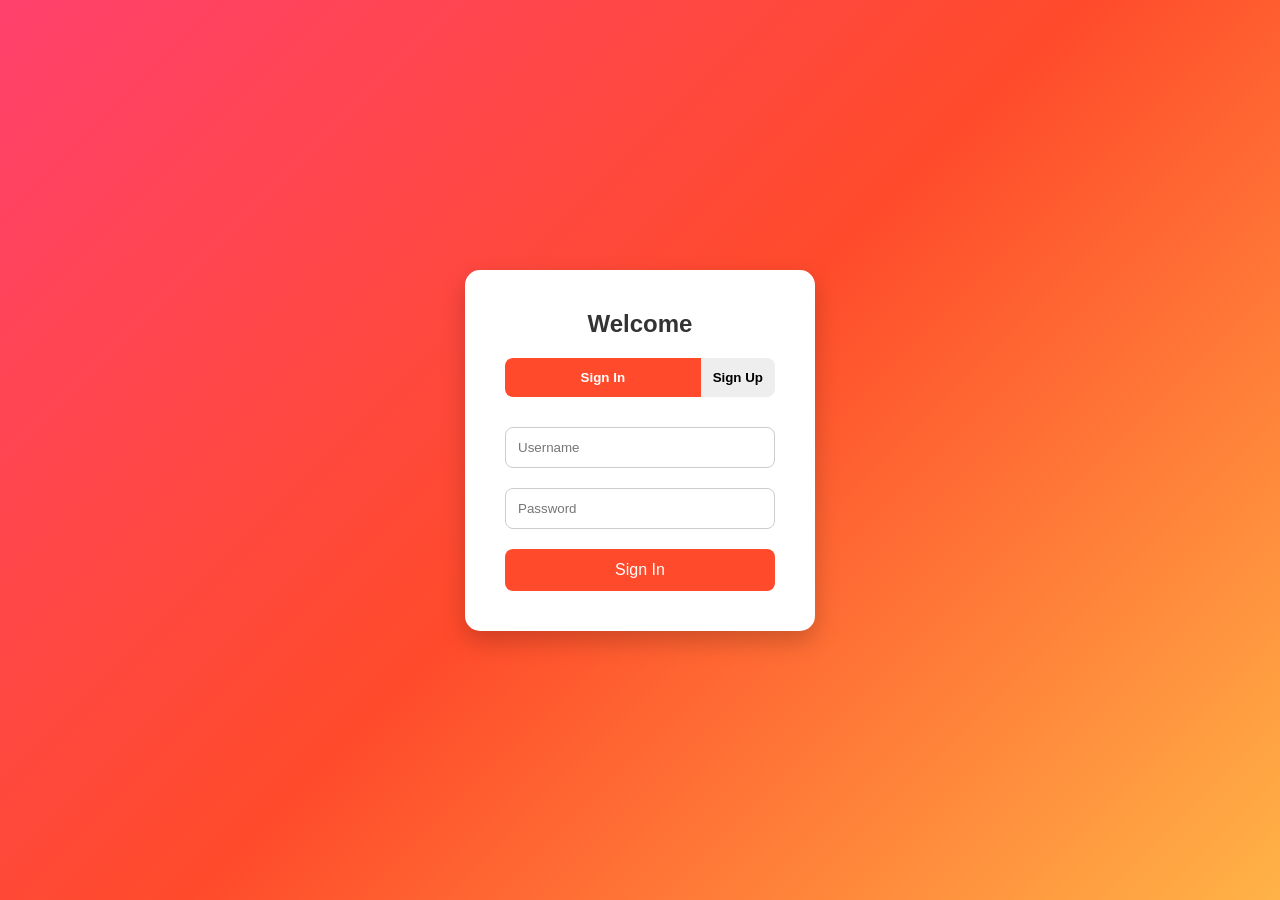
<file: login/index.html>
<!DOCTYPE html>
<html lang="id">
<head>
  <meta charset="UTF-8">
  <meta name="viewport" content="width=device-width, initial-scale=1.0">
  <title>Login & Sign Up</title>

  <style>
    *{
      margin:0;
      padding:0;
      box-sizing:border-box;
      font-family:Arial, sans-serif;
    }

    body{
      height:100vh;
      display:flex;
      justify-content:center;
      align-items:center;
      background: linear-gradient(135deg, #ff416c, #ff4b2b, #ffb347);
    }

    .container{
      background:white;
      width:350px;
      padding:40px;
      border-radius:15px;
      box-shadow:0 10px 25px rgba(0,0,0,0.2);
    }

    .title{
      text-align:center;
      margin-bottom:20px;
      color:#333;
    }

    .tabs{
      display:flex;
      margin-bottom:20px;
      border-radius:8px;
      overflow:hidden;
    }

    .tabs button{
      flex:1;
      padding:12px;
      border:none;
      cursor:pointer;
      background:#eee;
      font-weight:bold;
    }

    .tabs button.active{
      background:#ff4b2b;
      color:white;
    }

    form{
      display:none;
    }

    form.active{
      display:block;
    }

    input{
      width:100%;
      padding:12px;
      margin:10px 0;
      border:1px solid #ccc;
      border-radius:8px;
    }

    button.submit-btn{
      width:100%;
      padding:12px;
      margin-top:10px;
      border:none;
      border-radius:8px;
      background:#ff4b2b;
      color:white;
      font-size:16px;
      cursor:pointer;
    }

    button.submit-btn:hover{
      background:#e63e22;
    }
  </style>
</head>
<body>

  <div class="container">

    <h2 class="title">Welcome</h2>

    <div class="tabs">
      <button class="tab-btn active" onclick="showLogin()">Sign In</button>
      <a href="register.html"><button class="tab-btn" >Sign Up</button></a>
    </div>

    <!-- LOGIN -->
<form id="loginForm" class="active" method="get">

  <input type="text" placeholder="Username" id="username" required>

  <input type="password" placeholder="Password" id="password" required>

  <button type="submit" class="submit-btn">Sign In</button>

  <div id="alertBox" style="display:none; color:red; margin-top:10px;"></div>

</form>

    <!-- SIGNUP -->
    <form id="signupForm">
      <input type="text" placeholder="Username" required>
      <input type="email" placeholder="Email" required>
      <input type="password" placeholder="Password" required>
      <input type="password" placeholder="Confirm Password" required>

      <button type="submit" class="submit-btn">Create Account</button>
    </form>

  </div>

  <script src="js/login.js">
    
  </script>

</body>
</html>
</file>
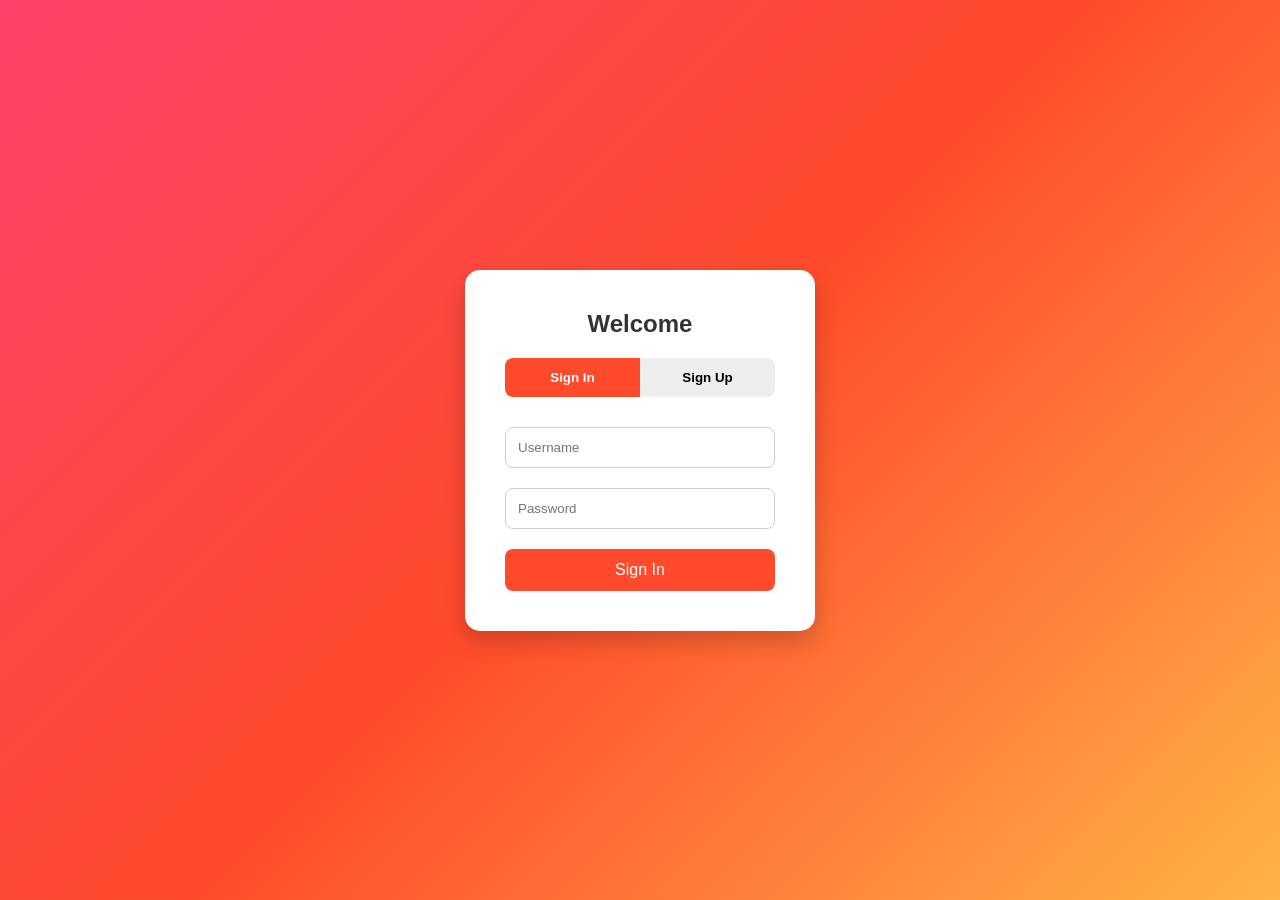
<file: auth.html>
<!DOCTYPE html>
<html lang="id">
<head>
  <meta charset="UTF-8">
  <meta name="viewport" content="width=device-width, initial-scale=1.0">
  <title>Login & Sign Up</title>

  <style>
    *{
      margin:0;
      padding:0;
      box-sizing:border-box;
      font-family:Arial, sans-serif;
    }

    body{
      height:100vh;
      display:flex;
      justify-content:center;
      align-items:center;
      background: linear-gradient(135deg, #ff416c, #ff4b2b, #ffb347);
    }

    .container{
      background:white;
      width:350px;
      padding:40px;
      border-radius:15px;
      box-shadow:0 10px 25px rgba(0,0,0,0.2);
    }

    .title{
      text-align:center;
      margin-bottom:20px;
      color:#333;
    }

    .tabs{
      display:flex;
      margin-bottom:20px;
      border-radius:8px;
      overflow:hidden;
    }

    .tabs button{
      flex:1;
      padding:12px;
      border:none;
      cursor:pointer;
      background:#eee;
      font-weight:bold;
    }

    .tabs button.active{
      background:#ff4b2b;
      color:white;
    }

    form{
      display:none;
    }

    form.active{
      display:block;
    }

    input{
      width:100%;
      padding:12px;
      margin:10px 0;
      border:1px solid #ccc;
      border-radius:8px;
    }

    button.submit-btn{
      width:100%;
      padding:12px;
      margin-top:10px;
      border:none;
      border-radius:8px;
      background:#ff4b2b;
      color:white;
      font-size:16px;
      cursor:pointer;
    }

    button.submit-btn:hover{
      background:#e63e22;
    }
  </style>
</head>
<body>

  <div class="container">

    <h2 class="title">Welcome</h2>

    <div class="tabs">
      <button class="tab-btn active" onclick="showLogin()">Sign In</button>
      <button class="tab-btn" onclick="showSignup()">Sign Up</button>
    </div>

    <!-- LOGIN -->
    <form id="loginForm" class="active" action="index.html">
      <input type="text" placeholder="Username" required>
      <input type="password" placeholder="Password" required>

      <button type="submit" class="submit-btn">Sign In</button>
    </form>

    <!-- SIGNUP -->
    <form id="signupForm">
      <input type="text" placeholder="Username" required>
      <input type="email" placeholder="Email" required>
      <input type="password" placeholder="Password" required>
      <input type="password" placeholder="Confirm Password" required>

      <button type="submit" class="submit-btn">Create Account</button>
    </form>

  </div>

  <script>
    const loginForm = document.getElementById('loginForm');
    const signupForm = document.getElementById('signupForm');
    const buttons = document.querySelectorAll('.tab-btn');

    function showLogin(){
      loginForm.classList.add('active');
      signupForm.classList.remove('active');

      buttons[0].classList.add('active');
      buttons[1].classList.remove('active');
    }

    function showSignup(){
      signupForm.classList.add('active');
      loginForm.classList.remove('active');

      buttons[1].classList.add('active');
      buttons[0].classList.remove('active');
    }
  </script>

</body>
</html>
</file>
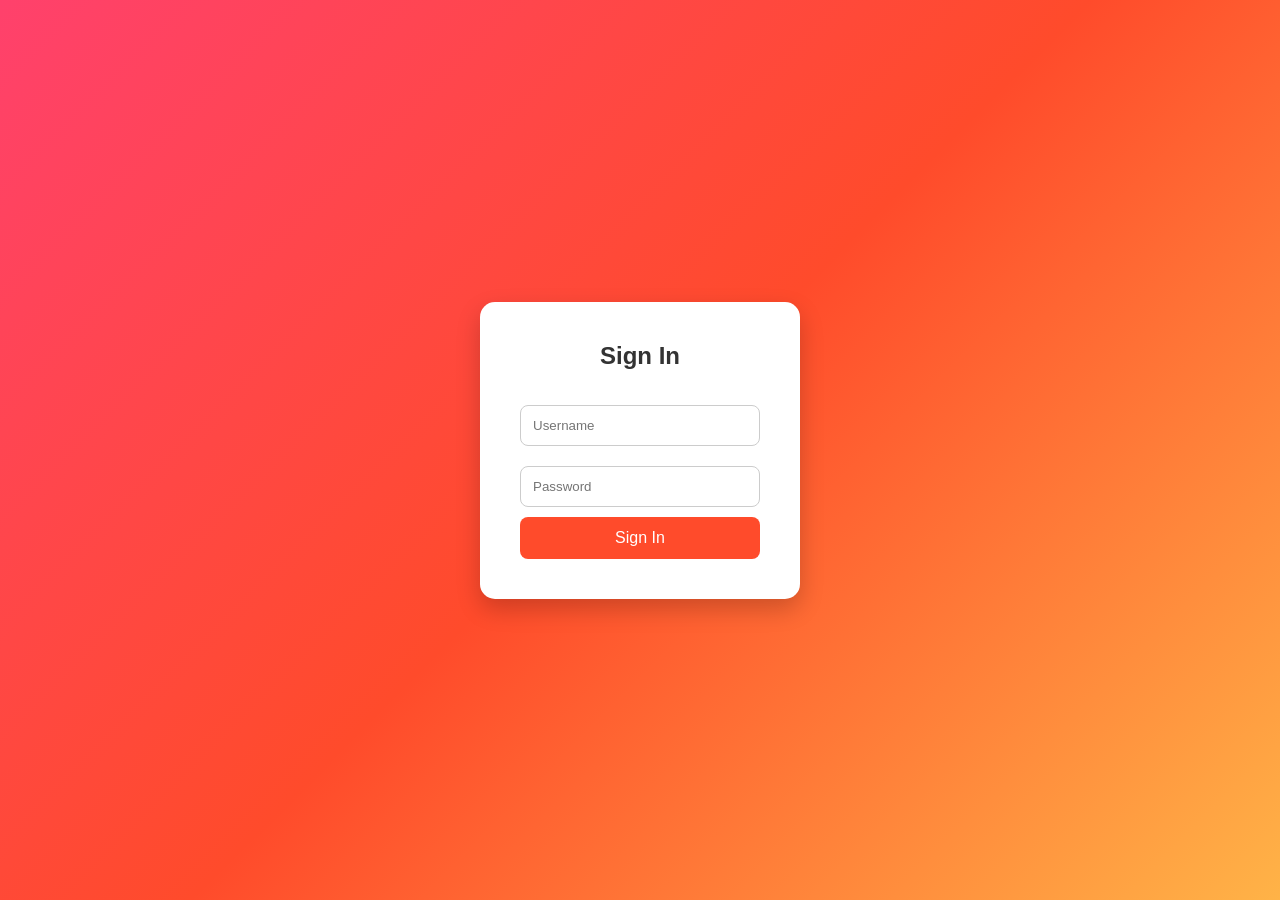
<file: login-old.html>
<!DOCTYPE html>
<html lang="id">
<head>
  <meta charset="UTF-8">
  <meta name="viewport" content="width=device-width, initial-scale=1.0">
  <title>Login</title>

  <link rel="stylesheet" href="login.css">
</head>
<body>

  <div class="login-box">
    <h2>Sign In</h2>

    <form>
      <input type="text" placeholder="Username" required>

      <input type="password" placeholder="Password" required>

      <button type="submit">Sign In</button>
    </form>
  </div>

</body>
</html>
</file>
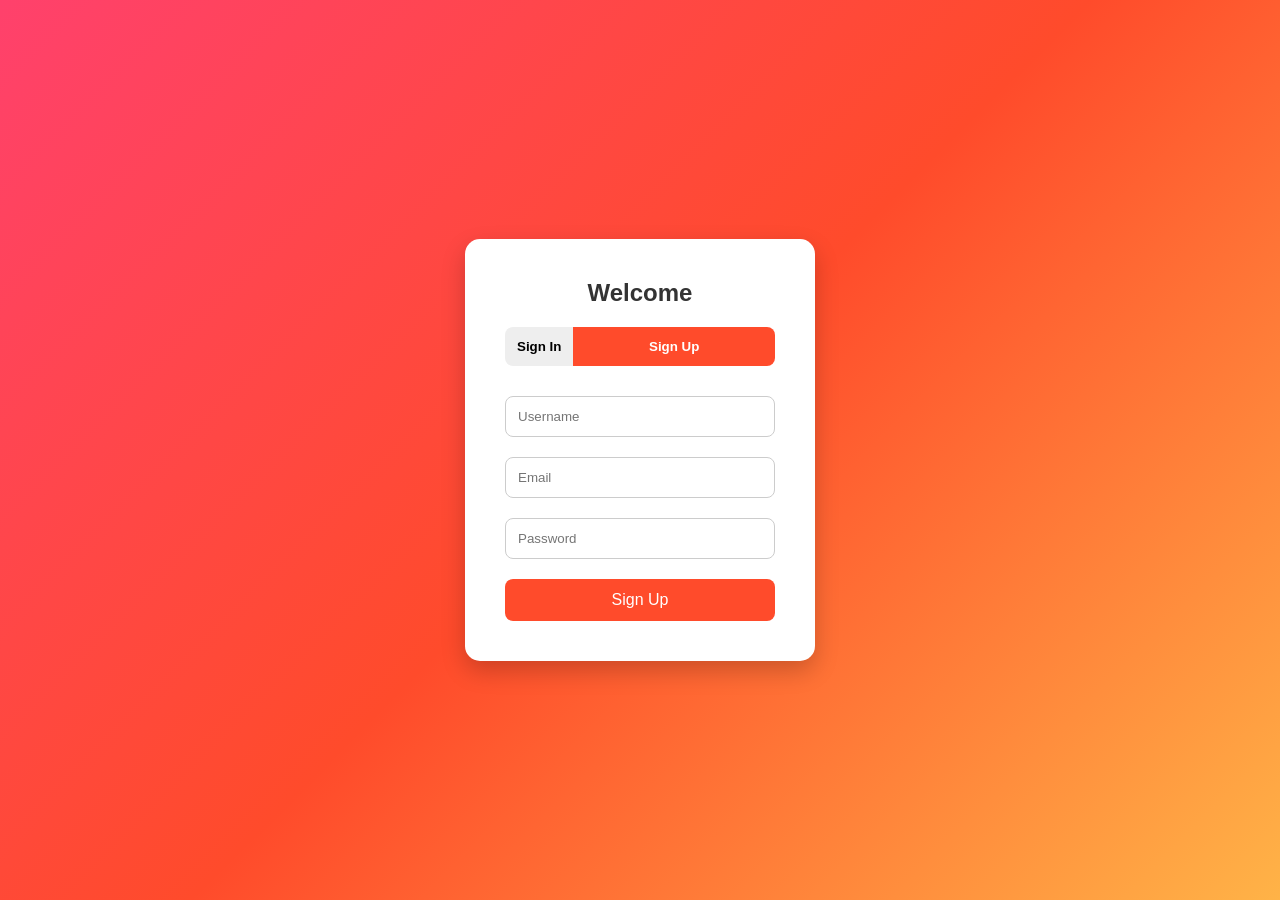
<file: login/register.html>
<!DOCTYPE html>
<html lang="id">
<head>
  <meta charset="UTF-8">
  <meta name="viewport" content="width=device-width, initial-scale=1.0">
  <title>Login & Sign Up</title>

  <style>
    *{
      margin:0;
      padding:0;
      box-sizing:border-box;
      font-family:Arial, sans-serif;
    }

    body{
      height:100vh;
      display:flex;
      justify-content:center;
      align-items:center;
      background: linear-gradient(135deg, #ff416c, #ff4b2b, #ffb347);
    }

    .container{
      background:white;
      width:350px;
      padding:40px;
      border-radius:15px;
      box-shadow:0 10px 25px rgba(0,0,0,0.2);
    }

    .title{
      text-align:center;
      margin-bottom:20px;
      color:#333;
    }

    .tabs{
      display:flex;
      margin-bottom:20px;
      border-radius:8px;
      overflow:hidden;
    }

    .tabs button{
      flex:1;
      padding:12px;
      border:none;
      cursor:pointer;
      background:#eee;
      font-weight:bold;
    }

    .tabs button.active{
      background:#ff4b2b;
      color:white;
    }

    form{
      display:none;
    }

    form.active{
      display:block;
    }

    input{
      width:100%;
      padding:12px;
      margin:10px 0;
      border:1px solid #ccc;
      border-radius:8px;
    }

    button.submit-btn{
      width:100%;
      padding:12px;
      margin-top:10px;
      border:none;
      border-radius:8px;
      background:#ff4b2b;
      color:white;
      font-size:16px;
      cursor:pointer;
    }

    button.submit-btn:hover{
      background:#e63e22;
    }
  </style>
</head>
<body>

  <div class="container">

    <h2 class="title">Welcome</h2>

    <div class="tabs">
      <a href="index.html"><button class="tab-btn " onclick="showLogin()">Sign In</button></a>
      <button class="tab-btn active" onclick="showSignup()">Sign Up</button>
    </div>

   <!-- REGISTER -->
<form id="registerForm" class="active">

  <input type="text" placeholder="Username" id="username" required>

  <input type="email" placeholder="Email" id="email" required>

  <input type="password" placeholder="Password" id="password" required>

  <button type="submit" class="submit-btn">Sign Up</button>

  <p id="message"></p>

</form>


  </div>

  <script src="js/register.js" defer></script>

</body>
</html>
</file>
<file: login.css>
*{
    margin: 0;
    padding: 0;
    box-sizing: border-box;
    font-family: Arial, sans-serif;
}

body{
    height: 100vh;
    display: flex;
    justify-content: center;
    align-items: center;
    background: linear-gradient(135deg, #ff416c, #ff4b2b, #ffb347);
}

.login-box{
    background: white;
    padding: 40px;
    border-radius: 15px;
    width: 320px;
    text-align: center;
    box-shadow: 0 10px 25px rgba(0,0,0,0.2);
}

.login-box h2{
    margin-bottom: 25px;
    color: #333;
}

.login-box input{
    width: 100%;
    padding: 12px;
    margin: 10px 0;
    border: 1px solid #ccc;
    border-radius: 8px;
}

.login-box button{
    width: 100%;
    padding: 12px;
    border: none;
    border-radius: 8px;
    background: #ff4b2b;
    color: white;
    font-size: 16px;
    cursor: pointer;
}

.login-box button:hover{
    background: #e63e22;
}
</file>
